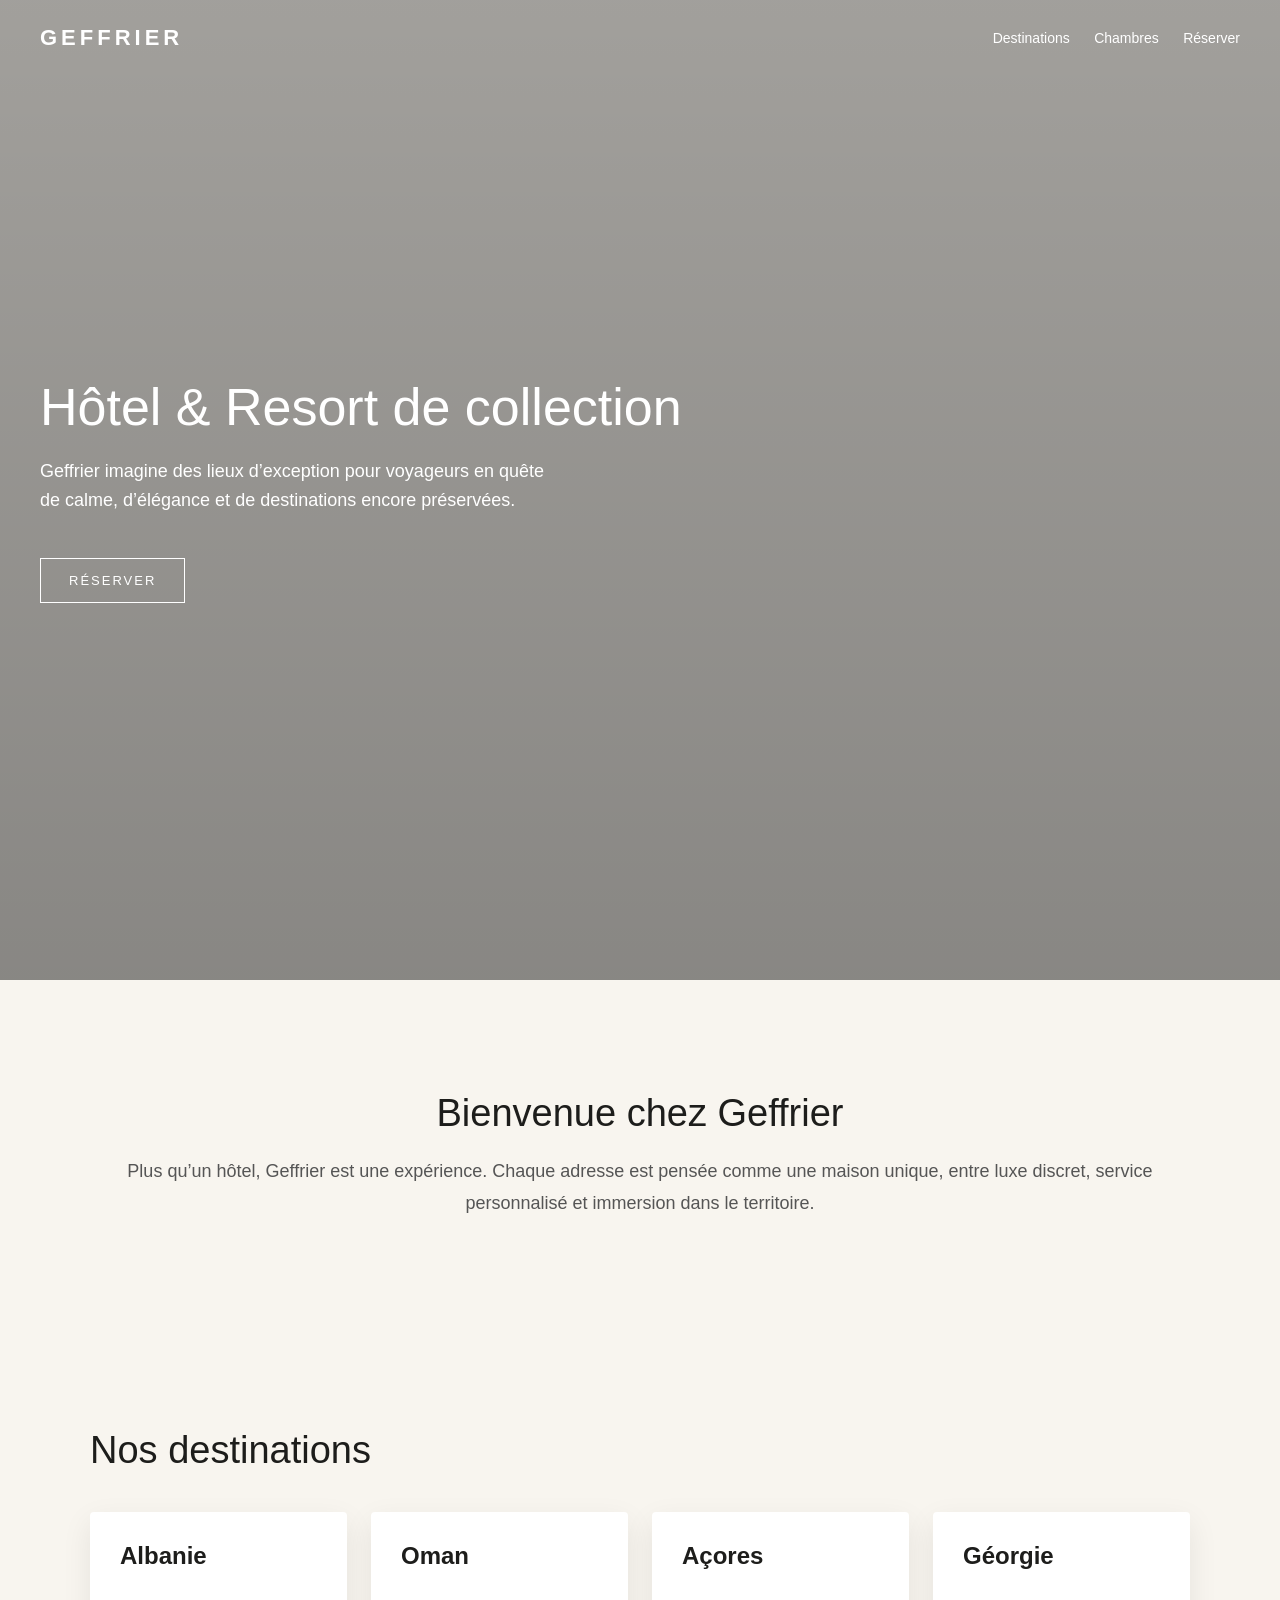
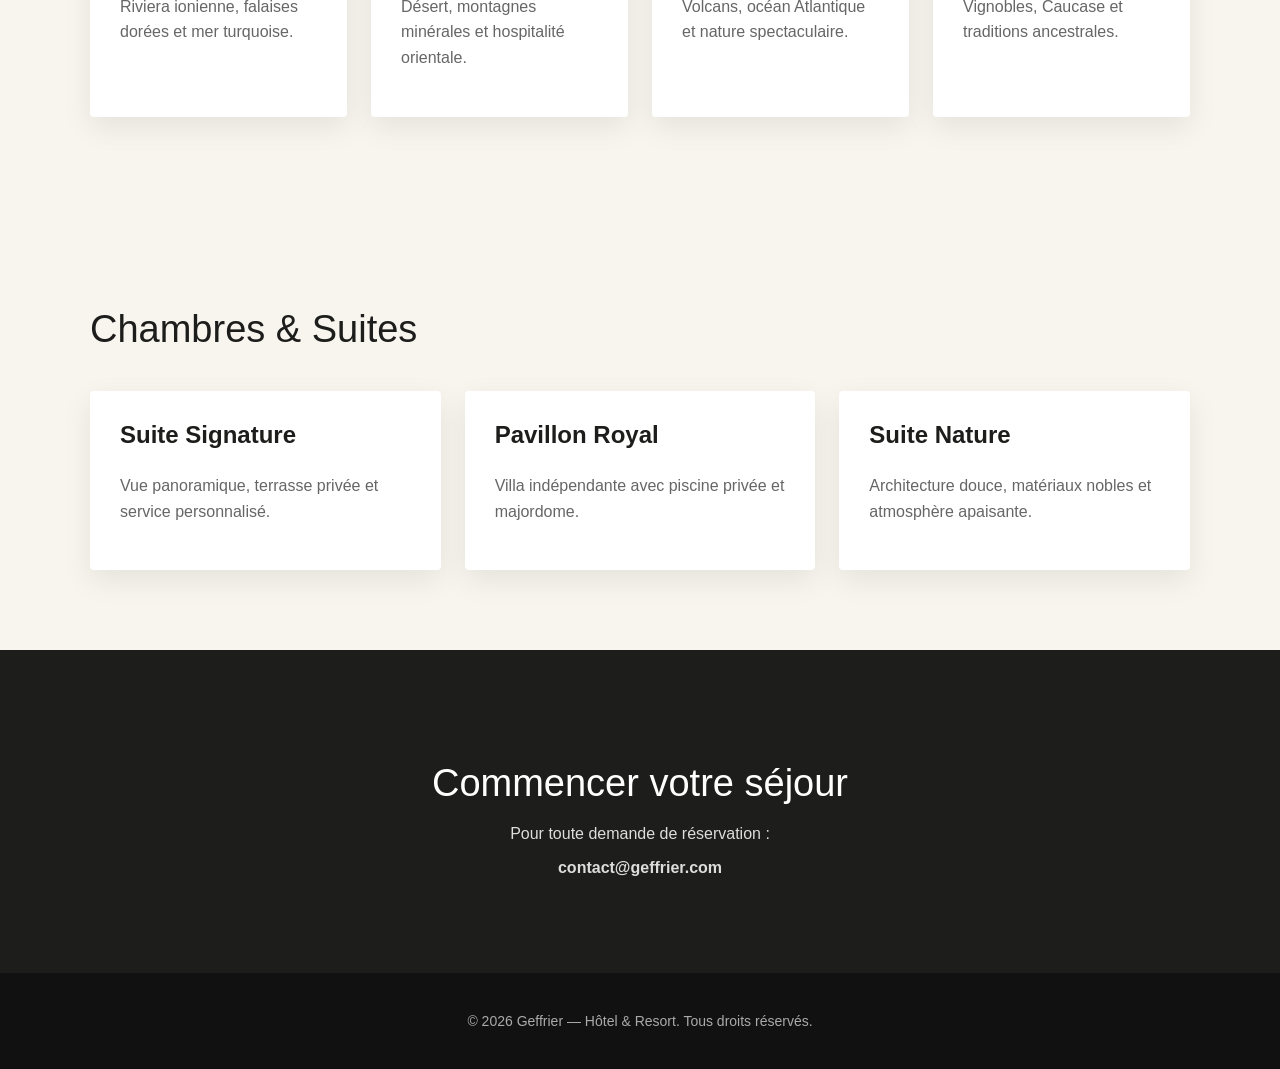
<file: Index.html>
<!DOCTYPE html>
<html lang="fr">
<head>
  <meta charset="UTF-8" />
  <meta name="viewport" content="width=device-width, initial-scale=1.0" />
  <title>Geffrier — Hôtel & Resort</title>

  <style>
    body {
      margin: 0;
      font-family: Arial, sans-serif;
      background: #f8f5ef;
      color: #1d1d1b;
    }

    header {
      height: 100vh;
      background: linear-gradient(rgba(0,0,0,.35), rgba(0,0,0,.45)),
        url("https://images.unsplash.com/photo-1500530855697-b586d89ba3ee?auto=format&fit=crop&w=1600&q=80");
      background-size: cover;
      background-position: center;
      color: white;
      display: flex;
      flex-direction: column;
      justify-content: center;
      padding: 40px;
    }

    nav {
      position: absolute;
      top: 0;
      left: 0;
      right: 0;
      padding: 25px 40px;
      display: flex;
      justify-content: space-between;
      align-items: center;
    }

    nav h1 {
      letter-spacing: 4px;
      font-size: 22px;
      margin: 0;
      text-transform: uppercase;
    }

    nav a {
      color: white;
      text-decoration: none;
      margin-left: 20px;
      font-size: 14px;
    }

    .hero h2 {
      font-size: 52px;
      max-width: 700px;
      margin: 0 0 20px;
      font-weight: 400;
    }

    .hero p {
      max-width: 520px;
      font-size: 18px;
      line-height: 1.6;
    }

    .btn {
      display: inline-block;
      margin-top: 25px;
      padding: 14px 28px;
      border: 1px solid white;
      color: white;
      text-decoration: none;
      text-transform: uppercase;
      letter-spacing: 2px;
      font-size: 13px;
    }

    section {
      padding: 80px 40px;
      max-width: 1100px;
      margin: auto;
    }

    .intro {
      text-align: center;
    }

    .intro h2,
    .destinations h2,
    .rooms h2,
    .booking h2 {
      font-size: 38px;
      font-weight: 400;
      margin-bottom: 20px;
    }

    .intro p {
      font-size: 18px;
      line-height: 1.8;
      color: #555;
    }

    .grid {
      display: grid;
      grid-template-columns: repeat(auto-fit, minmax(230px, 1fr));
      gap: 24px;
      margin-top: 40px;
    }

    .card {
      background: white;
      padding: 30px;
      border-radius: 4px;
      box-shadow: 0 10px 30px rgba(0,0,0,.08);
    }

    .card h3 {
      margin-top: 0;
      font-size: 24px;
    }

    .card p {
      color: #666;
      line-height: 1.6;
    }

    .booking {
      text-align: center;
      background: #1d1d1b;
      color: white;
      max-width: none;
    }

    .booking p {
      color: #ddd;
    }

    footer {
      padding: 40px;
      text-align: center;
      background: #111;
      color: #aaa;
      font-size: 14px;
    }

    @media (max-width: 700px) {
      nav {
        padding: 20px;
        flex-direction: column;
        gap: 12px;
      }

      .hero h2 {
        font-size: 38px;
      }

      header {
        padding: 25px;
      }
    }
  </style>
</head>

<body>

  <header>
    <nav>
      <h1>Geffrier</h1>
      <div>
        <a href="#destinations">Destinations</a>
        <a href="#chambres">Chambres</a>
        <a href="#reservation">Réserver</a>
      </div>
    </nav>

    <div class="hero">
      <h2>Hôtel & Resort de collection</h2>
      <p>
        Geffrier imagine des lieux d’exception pour voyageurs en quête
        de calme, d’élégance et de destinations encore préservées.
      </p>
      <a href="#reservation" class="btn">Réserver</a>
    </div>
  </header>

  <section class="intro">
    <h2>Bienvenue chez Geffrier</h2>
    <p>
      Plus qu’un hôtel, Geffrier est une expérience. Chaque adresse est pensée
      comme une maison unique, entre luxe discret, service personnalisé et
      immersion dans le territoire.
    </p>
  </section>

  <section class="destinations" id="destinations">
    <h2>Nos destinations</h2>

    <div class="grid">
      <div class="card">
        <h3>Albanie</h3>
        <p>Riviera ionienne, falaises dorées et mer turquoise.</p>
      </div>

      <div class="card">
        <h3>Oman</h3>
        <p>Désert, montagnes minérales et hospitalité orientale.</p>
      </div>

      <div class="card">
        <h3>Açores</h3>
        <p>Volcans, océan Atlantique et nature spectaculaire.</p>
      </div>

      <div class="card">
        <h3>Géorgie</h3>
        <p>Vignobles, Caucase et traditions ancestrales.</p>
      </div>
    </div>
  </section>

  <section class="rooms" id="chambres">
    <h2>Chambres & Suites</h2>

    <div class="grid">
      <div class="card">
        <h3>Suite Signature</h3>
        <p>Vue panoramique, terrasse privée et service personnalisé.</p>
      </div>

      <div class="card">
        <h3>Pavillon Royal</h3>
        <p>Villa indépendante avec piscine privée et majordome.</p>
      </div>

      <div class="card">
        <h3>Suite Nature</h3>
        <p>Architecture douce, matériaux nobles et atmosphère apaisante.</p>
      </div>
    </div>
  </section>

  <section class="booking" id="reservation">
    <h2>Commencer votre séjour</h2>
    <p>Pour toute demande de réservation :</p>
    <p><strong>contact@geffrier.com</strong></p>
  </section>

  <footer>
    © 2026 Geffrier — Hôtel & Resort. Tous droits réservés.
  </footer>

</body>
</html>
</file>
